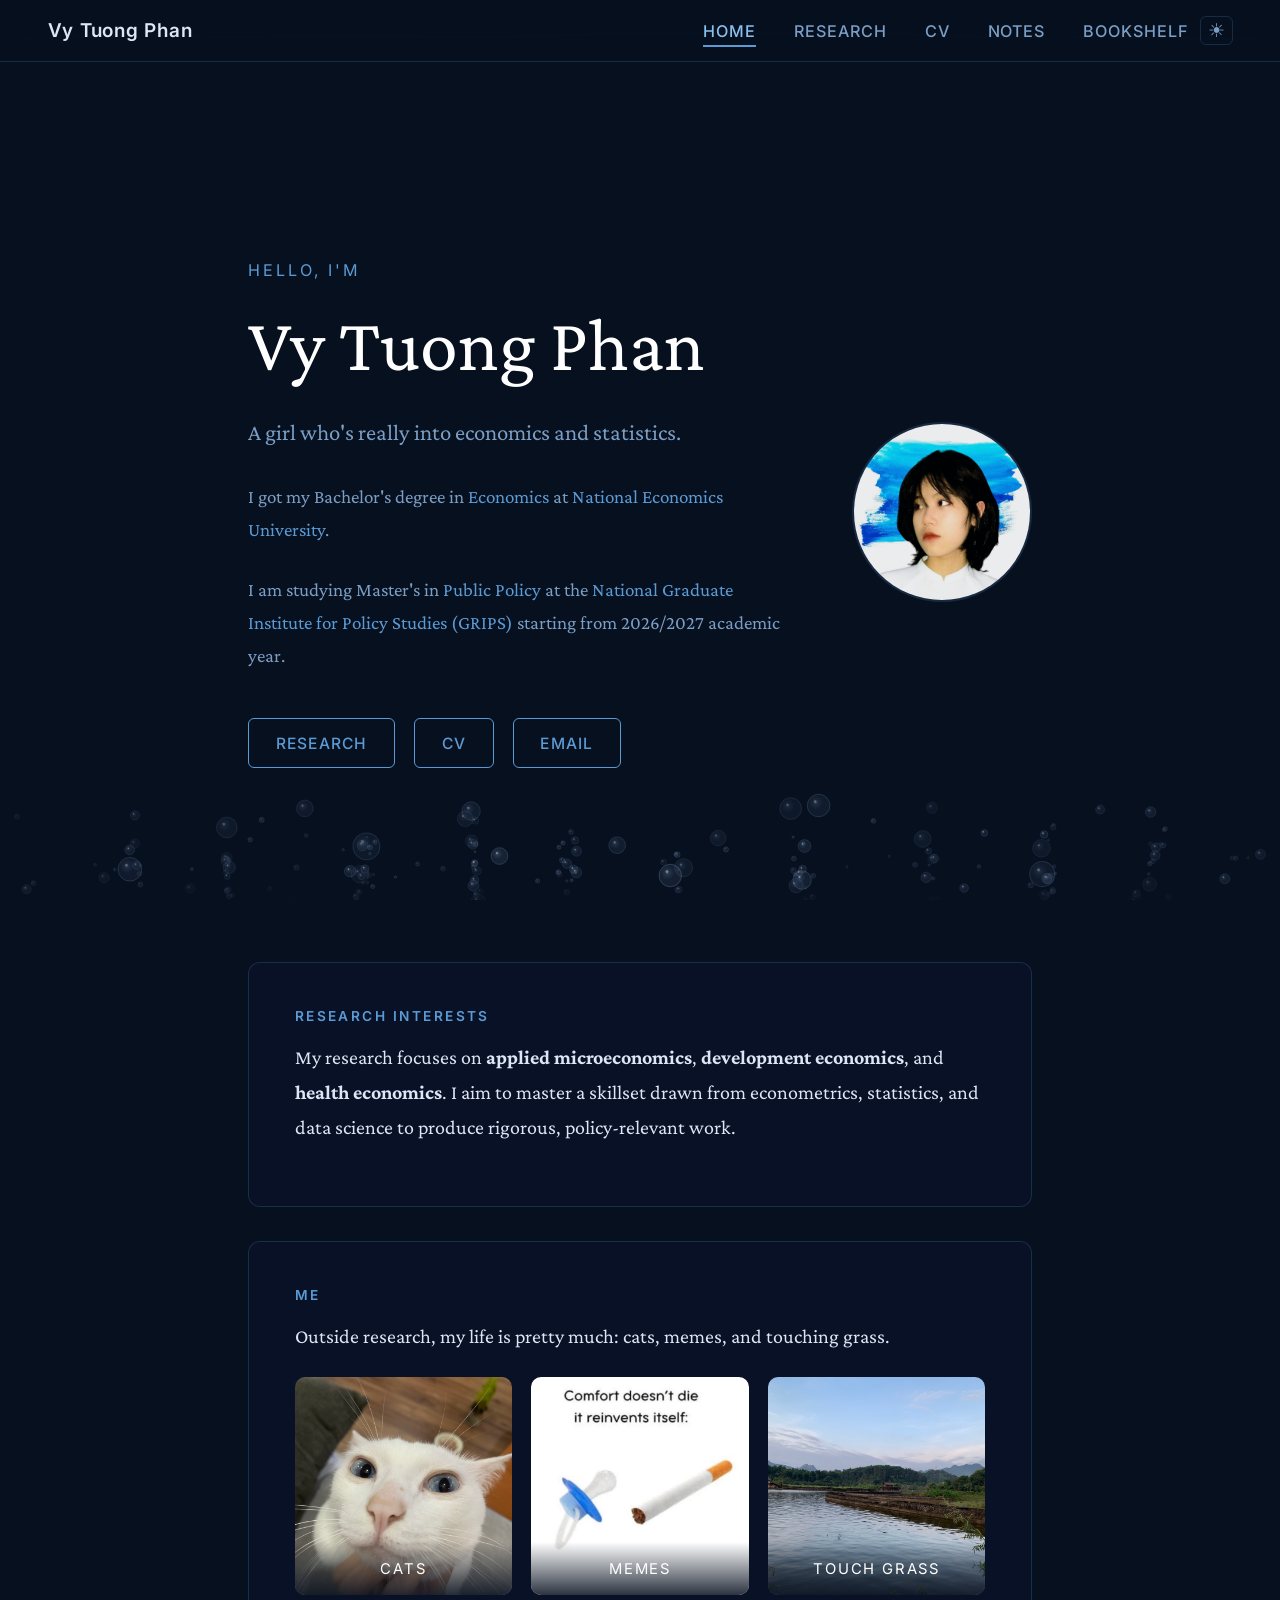
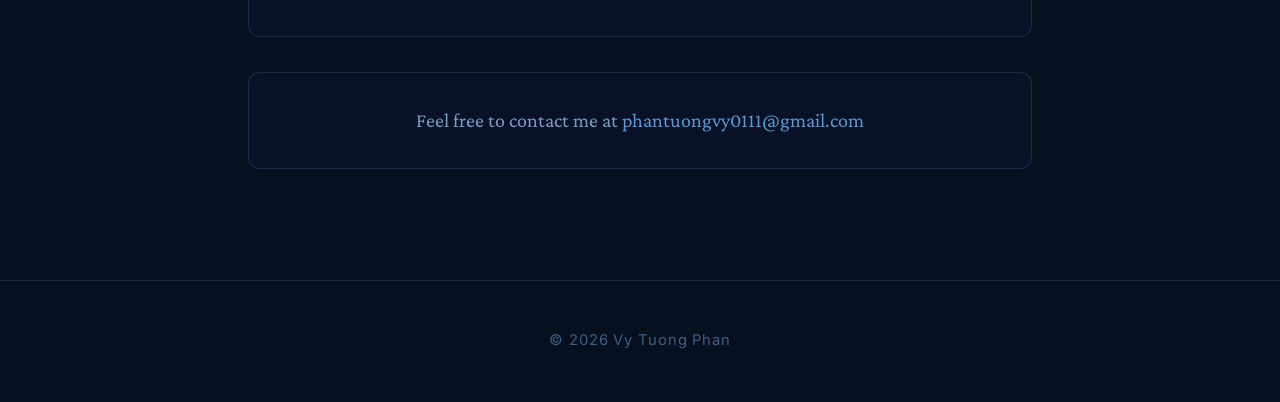
<file: index.html>
<!DOCTYPE html>
<html lang="en">
<head>
  <meta charset="UTF-8">
  <meta name="viewport" content="width=device-width, initial-scale=1.0">
  <title>Vy Tuong Phan</title>
  <meta name="description" content="Personal website of Vy Tuong Phan — economics researcher interested in applied microeconomics, development economics, and health economics.">
  <link rel="preconnect" href="https://fonts.googleapis.com">
  <link rel="preconnect" href="https://fonts.gstatic.com" crossorigin>
  <link href="https://fonts.googleapis.com/css2?family=Crimson+Pro:ital,wght@0,300;0,400;0,500;1,400&family=Inter:wght@400;500;600&display=swap" rel="stylesheet">
  <link rel="stylesheet" href="css/style.css">
  <script>try{if(localStorage.getItem('theme')==='light')document.documentElement.setAttribute('data-theme','light');}catch(e){}</script>
</head>
<body>

<canvas id="bg-canvas"></canvas>

<div class="site-wrapper">

  <!-- NAV -->
  <nav>
    <a href="index.html" class="nav-brand">Vy Tuong Phan</a>
    <div class="nav-right">
      <ul class="nav-links" id="nav-links">
        <li><a href="index.html" class="active">Home</a></li>
        <li><a href="research.html">Research</a></li>
        <li><a href="cv.html">CV</a></li>
        <li><a href="notes/index.html">Notes</a></li>
        <li><a href="bookshelf.html">Bookshelf</a></li>
      </ul>
      <button class="theme-toggle" id="theme-toggle" aria-label="Toggle light mode">☀</button>
      <button class="nav-toggle" id="nav-toggle" aria-label="Toggle navigation">
        <span></span><span></span><span></span>
      </button>
    </div>
  </nav>

  <main>

    <!-- HERO -->
    <section class="hero">
      <div class="hero-text">
        <div class="hero-greeting">Hello, I'm</div>
        <h1 class="hero-name">Vy Tuong Phan</h1>
        <p class="hero-tagline">
          A girl who's really into economics and statistics.<br>
        </p>
        <p class="hero-tagline" style="font-size:1rem; margin-top:-1rem;">
          I got my Bachelor's degree in
          <a href="https://economics.neu.edu.vn/cu-nhan-kinh-te-hoc/" target="_blank" rel="noopener">Economics</a>
          at <a href="https://en.neu.edu.vn/" target="_blank" rel="noopener">National Economics University</a>.
        </p>
        <p class="hero-tagline" style="font-size:1rem; margin-top:-1rem;">
          I am studying Master's in <a href="https://www.grips.ac.jp/en/education/inter_programs/policy2/" target="_blank" rel="noopener">Public Policy</a>
          at the <a href="https://www.grips.ac.jp/en/" target="_blank" rel="noopener">National Graduate Institute for Policy Studies (GRIPS)</a> starting from 2026/2027 academic year.
        </p>
        <div class="hero-links">
          <a href="research.html" class="btn btn-outline">Research</a>
          <a href="cv.html" class="btn btn-outline">CV</a>
          <a href="mailto:phantuongvy0111@gmail.com" class="btn btn-outline">Email</a>
        </div>
      </div>
      <div class="hero-avatar-wrap">
        <img src="image/avata.jpg" alt="Vy Tuong Phan" class="hero-avatar">
      </div>
    </section>

    <!-- BIO -->
    <div class="home-bio">

      <div class="glass-card">
        <div class="section-label">Research Interests</div>
        <p>
          My research focuses on <strong>applied microeconomics</strong>, <strong>development economics</strong>,
          and <strong>health economics</strong>. I aim to master a skillset drawn from econometrics,
          statistics, and data science to produce rigorous, policy-relevant work.
        </p>
      </div>

      <!-- PASSIONS -->
      <div class="glass-card">
        <div class="section-label">Me</div>
        <p style="margin-bottom:1rem">
          Outside research, my life is pretty much: cats, memes, and touching grass.
        </p>
        <div class="passions-grid">
          <div class="passion-card">
            <img src="image/cat.jpg" alt="A cat" loading="lazy">
            <div class="passion-label">Cats</div>
          </div>
          <div class="passion-card">
            <img src="image/meme.JPG" alt="A meme" loading="lazy">
            <div class="passion-label">Memes</div>
          </div>
          <div class="passion-card">
            <img src="image/grass.jpg" alt="Touching grass" loading="lazy">
            <div class="passion-label">Touch Grass</div>
          </div>
        </div>
      </div>

      <!-- CONTACT -->
      <div class="glass-card" style="text-align:center; padding: 1.6rem;">
        <p style="margin-bottom:0; color: var(--text-secondary);">
          Feel free to contact me at
          <a href="mailto:phantuongvy0111@gmail.com">phantuongvy0111@gmail.com</a>
        </p>
      </div>

    </div>

  </main>

  <footer>
    &copy; 2026 Vy Tuong Phan
  </footer>

</div>

<script src="js/animation.js"></script>
<script src="js/theme.js"></script>
<script src="js/lightbox.js"></script>
<script>
  // Mobile nav toggle
  var toggle = document.getElementById('nav-toggle');
  var links  = document.getElementById('nav-links');
  toggle.addEventListener('click', function () {
    links.classList.toggle('open');
  });
</script>

</body>
</html>
</file>
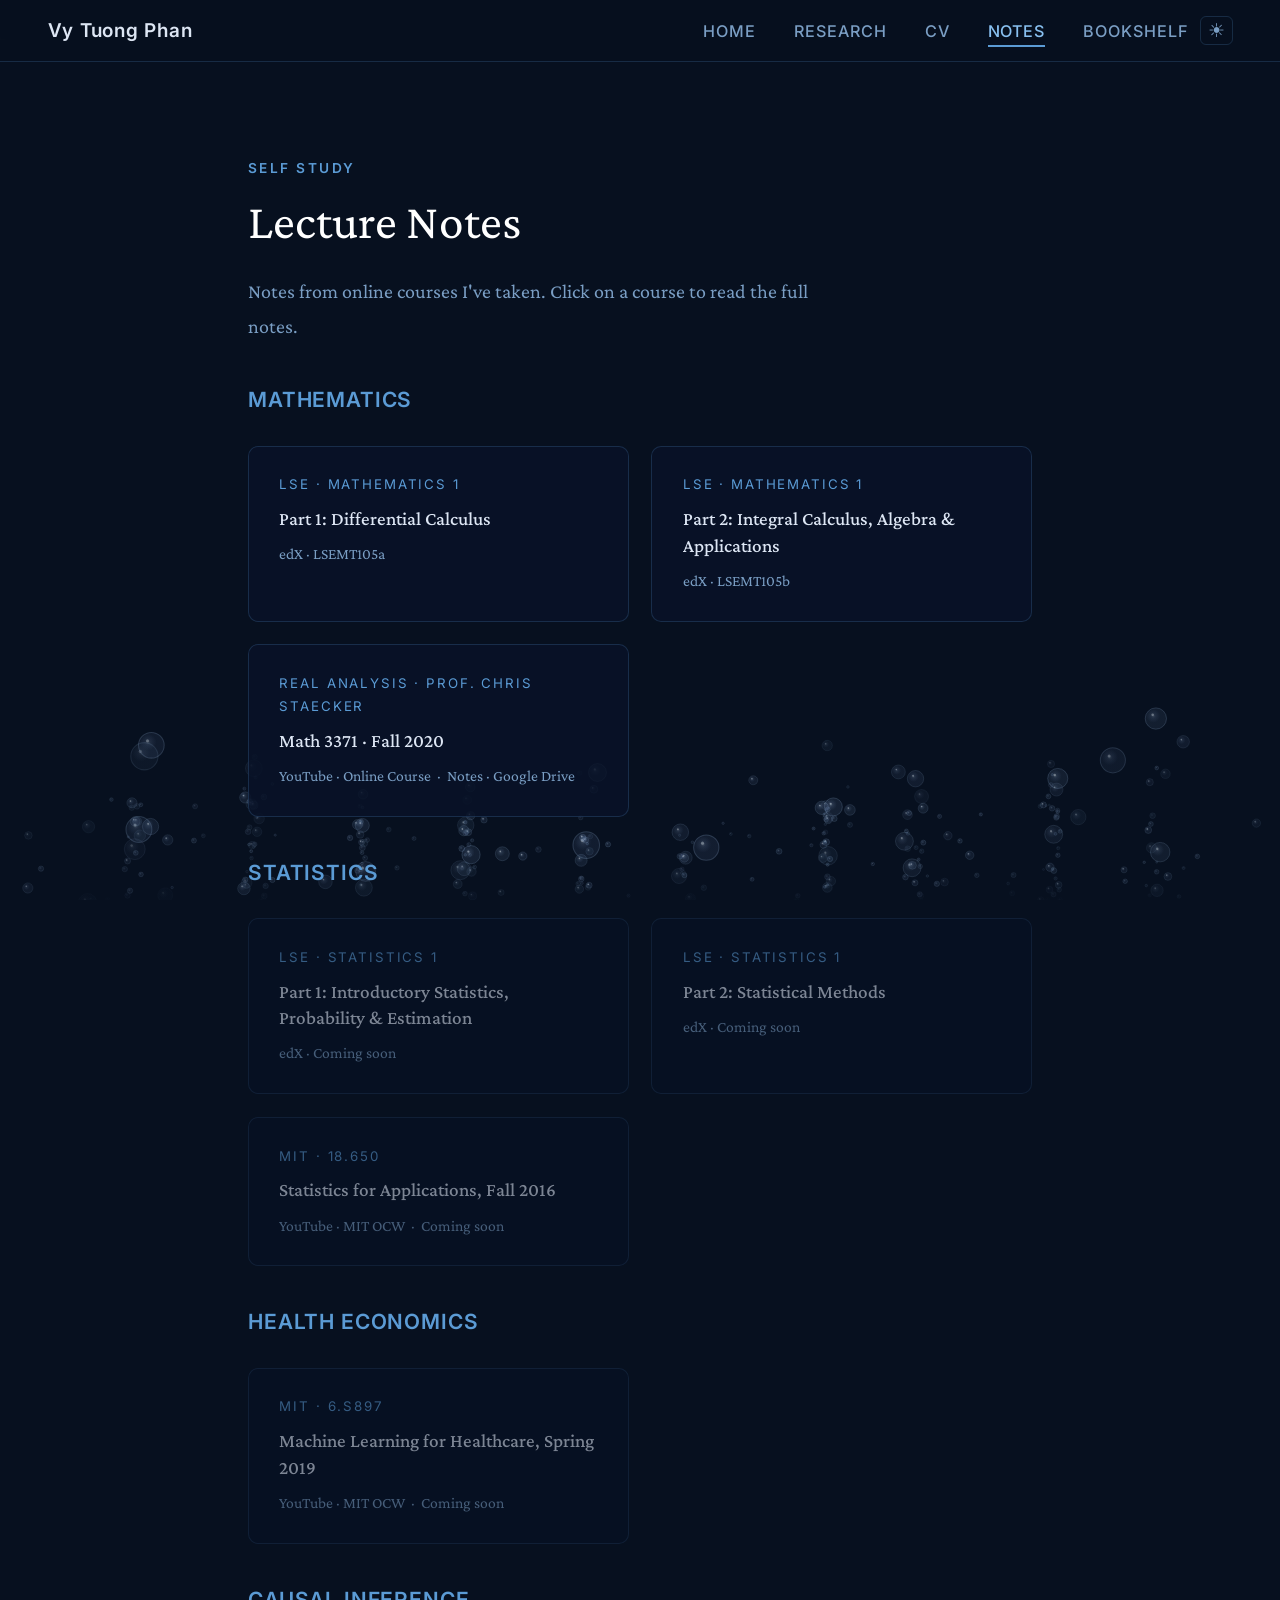
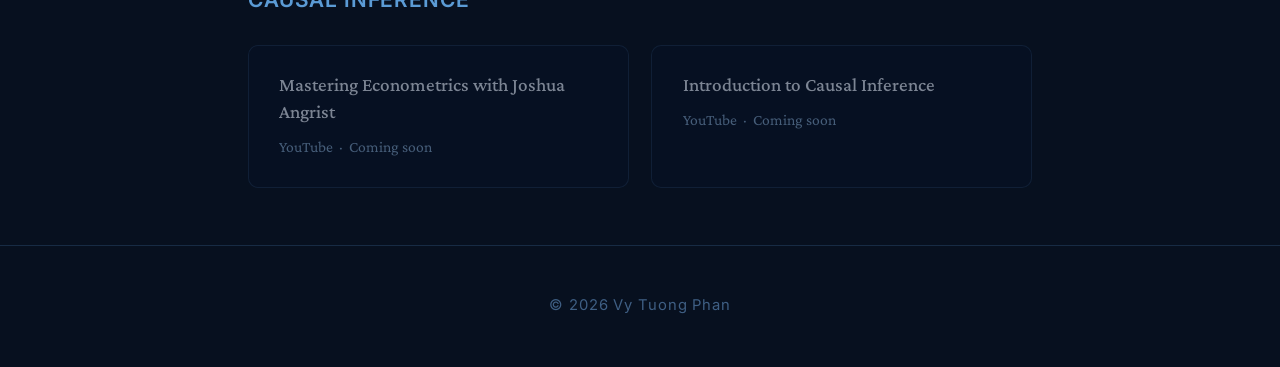
<file: notes/index.html>
<!DOCTYPE html>
<html lang="en">
<head>
  <meta charset="UTF-8">
  <meta name="viewport" content="width=device-width, initial-scale=1.0">
  <title>Lecture Notes — Vy Tuong Phan</title>
  <link rel="preconnect" href="https://fonts.googleapis.com">
  <link rel="preconnect" href="https://fonts.gstatic.com" crossorigin>
  <link href="https://fonts.googleapis.com/css2?family=Crimson+Pro:ital,wght@0,300;0,400;0,500;1,400&family=Inter:wght@400;500;600&display=swap" rel="stylesheet">
  <link rel="stylesheet" href="../css/style.css">
  <script>try{if(localStorage.getItem('theme')==='light')document.documentElement.setAttribute('data-theme','light');}catch(e){}</script>
</head>
<body>

<canvas id="bg-canvas"></canvas>

<div class="site-wrapper">

  <!-- NAV -->
  <nav>
    <a href="../index.html" class="nav-brand">Vy Tuong Phan</a>
    <div class="nav-right">
      <ul class="nav-links" id="nav-links">
        <li><a href="../index.html">Home</a></li>
        <li><a href="../research.html">Research</a></li>
        <li><a href="../cv.html">CV</a></li>
        <li><a href="index.html" class="active">Notes</a></li>
        <li><a href="../bookshelf.html">Bookshelf</a></li>
      </ul>
      <button class="theme-toggle" id="theme-toggle" aria-label="Toggle light mode">☀</button>
      <button class="nav-toggle" id="nav-toggle" aria-label="Toggle navigation">
        <span></span><span></span><span></span>
      </button>
    </div>
  </nav>

  <main>
    <div class="section">

      <div class="section-label">Self Study</div>
      <h1>Lecture Notes</h1>
      <p style="color:var(--text-secondary); max-width:560px; margin-bottom:2rem;">
        Notes from online courses I've taken. Click on a course to read the full notes.
      </p>

      <!-- Mathematics -->
      <h3 style="margin-top:0">Mathematics</h3>
      <div class="notes-grid">

        <a href="math-part-1.html" class="note-card">
          <div class="note-card-label">LSE · Mathematics 1</div>
          <div class="note-card-title">Part 1: Differential Calculus</div>
          <div class="note-card-source">edX · LSEMT105a</div>
        </a>

        <a href="math-part-2.html" class="note-card">
          <div class="note-card-label">LSE · Mathematics 1</div>
          <div class="note-card-title">Part 2: Integral Calculus, Algebra &amp; Applications</div>
          <div class="note-card-source">edX · LSEMT105b</div>
        </a>

        <div class="note-card">
          <div class="note-card-label">Real Analysis · Prof. Chris Staecker</div>
          <div class="note-card-title">Math 3371 · Fall 2020</div>
          <div class="note-card-source">
            <a href="https://youtube.com/playlist?list=PLLFpXNanTP9WGfbjxR5kCMXQgol4bGehz&si=NSAcMzJdOYP3v6Tw"
               target="_blank" rel="noopener" style="color:var(--text-secondary)"
               onclick="event.stopPropagation()">YouTube · Online Course</a>
            &nbsp;·&nbsp;
            <a href="https://drive.google.com/file/d/1aMZiO3X4HVWBhgqUYfocY5O05toZtHZE/view?usp=drive_link"
               target="_blank" rel="noopener" style="color:var(--text-secondary)"
               onclick="event.stopPropagation()">Notes · Google Drive</a>
          </div>
        </div>

      </div>

      <!-- Statistics -->
      <h3>Statistics</h3>
      <div class="notes-grid">

        <div class="note-card coming-soon">
          <div class="note-card-label">LSE · Statistics 1</div>
          <div class="note-card-title">Part 1: Introductory Statistics, Probability &amp; Estimation</div>
          <div class="note-card-source">edX · Coming soon</div>
        </div>

        <div class="note-card coming-soon">
          <div class="note-card-label">LSE · Statistics 1</div>
          <div class="note-card-title">Part 2: Statistical Methods</div>
          <div class="note-card-source">edX · Coming soon</div>
        </div>

        <div class="note-card coming-soon">
          <div class="note-card-label">MIT · 18.650</div>
          <div class="note-card-title">Statistics for Applications, Fall 2016</div>
          <div class="note-card-source">
            <a href="https://youtube.com/playlist?list=PLUl4u3cNGP60uVBMaoNERc6knT_MgPKS0&si=bH2CSLAHmxfit3od"
               target="_blank" rel="noopener" style="color:var(--text-secondary)"
               onclick="event.stopPropagation()">YouTube · MIT OCW</a>
            &nbsp;·&nbsp; Coming soon
          </div>
        </div>

      </div>

      <!-- Health Economics -->
      <h3>Health Economics</h3>
      <div class="notes-grid">

        <div class="note-card coming-soon">
          <div class="note-card-label">MIT · 6.S897</div>
          <div class="note-card-title">Machine Learning for Healthcare, Spring 2019</div>
          <div class="note-card-source">
            <a href="https://youtube.com/playlist?list=PLUl4u3cNGP60B0PQXVQyGNdCyCTDU1Q5j&si=FaWRE6vTGPserI7N"
               target="_blank" rel="noopener" style="color:var(--text-secondary)"
               onclick="event.stopPropagation()">YouTube · MIT OCW</a>
            &nbsp;·&nbsp; Coming soon
          </div>
        </div>

      </div>
      
      <!-- Causal Inference -->
      <h3>Causal Inference</h3>
      <div class="notes-grid">

        <div class="note-card coming-soon">
          <div class="note-card-title">Mastering Econometrics with Joshua Angrist</div>
          <div class="note-card-source">
            <a href="https://mru.org/mastering-econometrics-joshua-angrist?utm_source=Econometrics&utm_medium=Course&utm_campaign=MRUYTEndscreen&utm_content=ME1-1"
               target="_blank" rel="noopener" style="color:var(--text-secondary)"
               onclick="event.stopPropagation()">YouTube</a>
            &nbsp;·&nbsp; Coming soon
          </div>
        </div>

        <div class="note-card coming-soon">
          <div class="note-card-title">Introduction to Causal Inference</div>
          <div class="note-card-source">
            <a href="https://www.bradyneal.com/causal-inference-course"
               target="_blank" rel="noopener" style="color:var(--text-secondary)"
               onclick="event.stopPropagation()">YouTube</a>
            &nbsp;·&nbsp; Coming soon
          </div>
        </div>

      </div>

    </div>
  </main>

  <footer>
    &copy; 2026 Vy Tuong Phan
  </footer>

</div>

<script src="../js/animation.js"></script>
<script src="../js/theme.js"></script>
<script>
  var toggle = document.getElementById('nav-toggle');
  var links  = document.getElementById('nav-links');
  toggle.addEventListener('click', function () { links.classList.toggle('open'); });
</script>

</body>
</html>
</file>
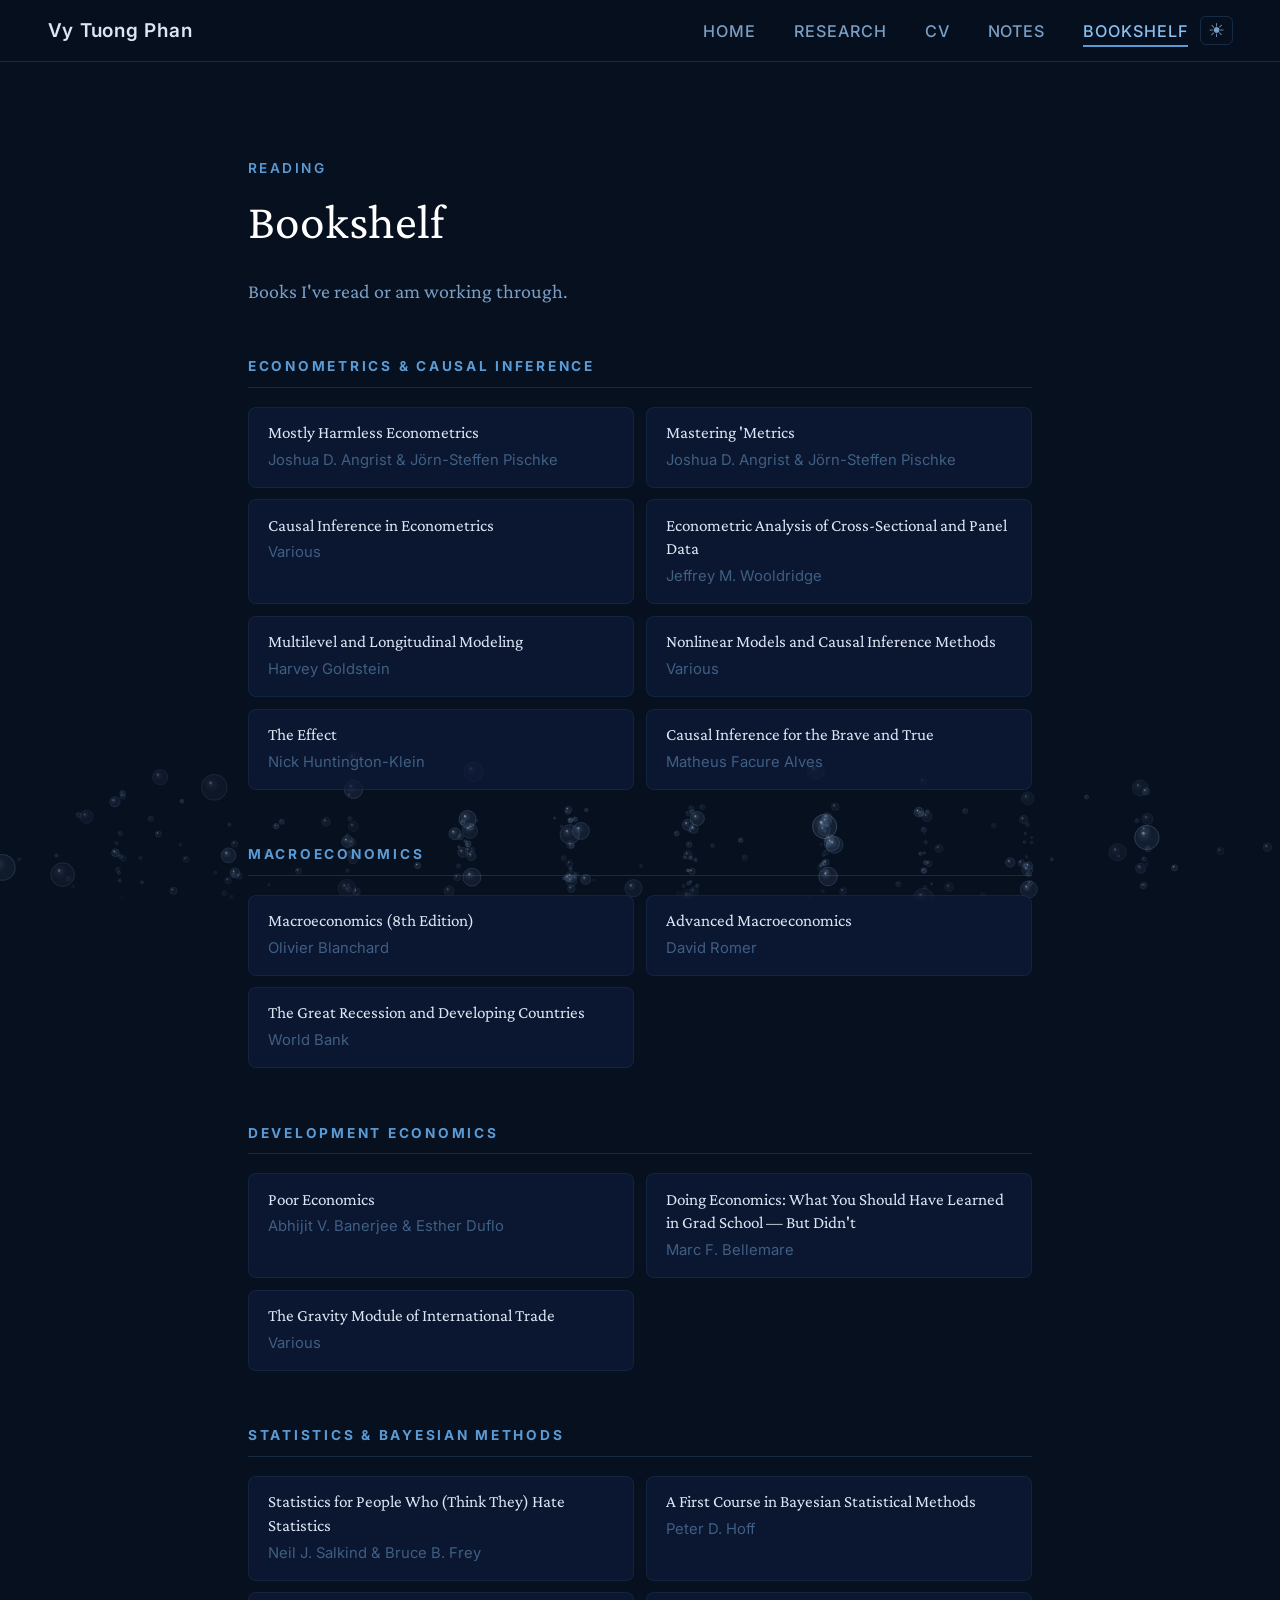
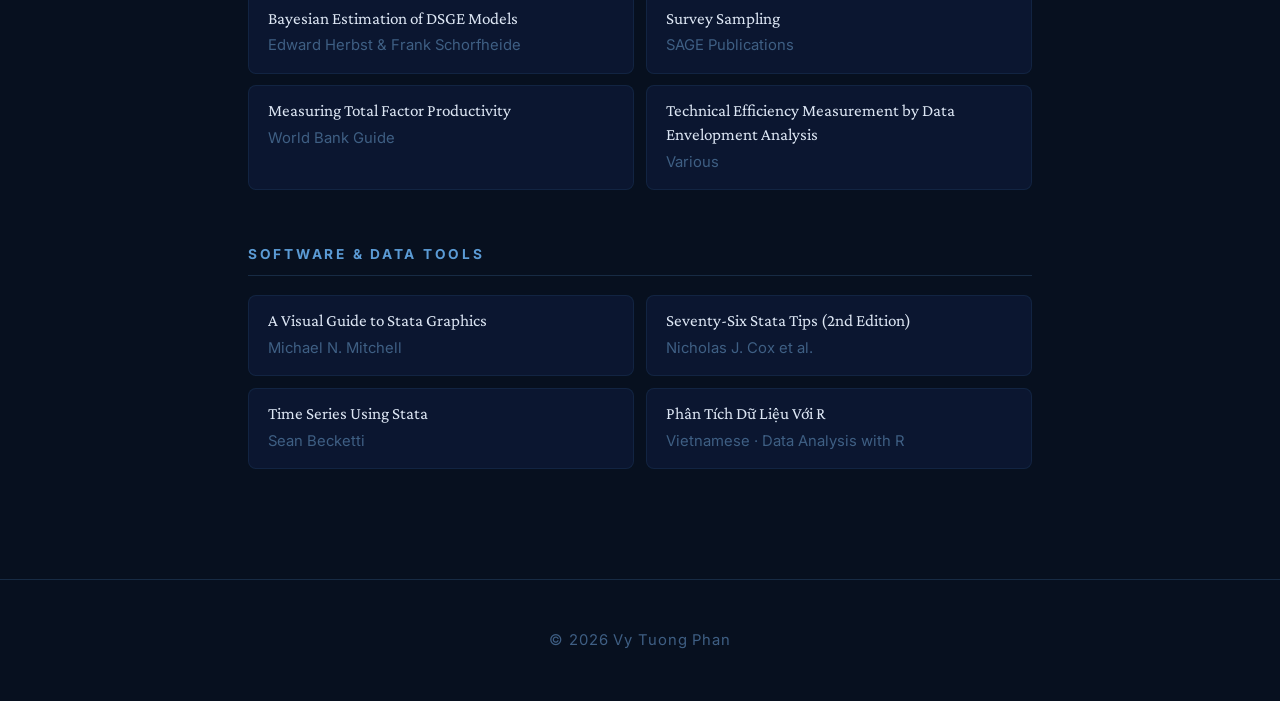
<file: bookshelf.html>
<!DOCTYPE html>
<html lang="en">
<head>
  <meta charset="UTF-8">
  <meta name="viewport" content="width=device-width, initial-scale=1.0">
  <title>Bookshelf — Vy Tuong Phan</title>
  <link rel="preconnect" href="https://fonts.googleapis.com">
  <link rel="preconnect" href="https://fonts.gstatic.com" crossorigin>
  <link href="https://fonts.googleapis.com/css2?family=Crimson+Pro:ital,wght@0,300;0,400;0,500;1,400&family=Inter:wght@400;500;600&display=swap" rel="stylesheet">
  <link rel="stylesheet" href="css/style.css">
  <script>try{if(localStorage.getItem('theme')==='light')document.documentElement.setAttribute('data-theme','light');}catch(e){}</script>
</head>
<body>

<canvas id="bg-canvas"></canvas>

<div class="site-wrapper">

  <!-- NAV -->
  <nav>
    <a href="index.html" class="nav-brand">Vy Tuong Phan</a>
    <div class="nav-right">
      <ul class="nav-links" id="nav-links">
        <li><a href="index.html">Home</a></li>
        <li><a href="research.html">Research</a></li>
        <li><a href="cv.html">CV</a></li>
        <li><a href="notes/index.html">Notes</a></li>
        <li><a href="bookshelf.html" class="active">Bookshelf</a></li>
      </ul>
      <button class="theme-toggle" id="theme-toggle" aria-label="Toggle light mode">☀</button>
      <button class="nav-toggle" id="nav-toggle" aria-label="Toggle navigation">
        <span></span><span></span><span></span>
      </button>
    </div>
  </nav>

  <main>
    <div class="section">

      <div class="section-label">Reading</div>
      <h1>Bookshelf</h1>
      <p style="color:var(--text-secondary); max-width:560px; margin-bottom:2.4rem;">
        Books I've read or am working through.
      </p>

      <!-- ECONOMETRICS & CAUSAL INFERENCE -->
      <div class="shelf-genre">
        <div class="shelf-genre-title">Econometrics &amp; Causal Inference</div>
        <ul class="book-list">
          <li class="book-item">
            <div class="book-title">Mostly Harmless Econometrics</div>
            <div class="book-author">Joshua D. Angrist &amp; Jörn-Steffen Pischke</div>
          </li>
          <li class="book-item">
            <div class="book-title">Mastering 'Metrics</div>
            <div class="book-author">Joshua D. Angrist &amp; Jörn-Steffen Pischke</div>
          </li>
          <li class="book-item">
            <div class="book-title">Causal Inference in Econometrics</div>
            <div class="book-author">Various</div>
          </li>
          <li class="book-item">
            <div class="book-title">Econometric Analysis of Cross-Sectional and Panel Data</div>
            <div class="book-author">Jeffrey M. Wooldridge</div>
          </li>
          <li class="book-item">
            <div class="book-title">Multilevel and Longitudinal Modeling</div>
            <div class="book-author">Harvey Goldstein</div>
          </li>
          <li class="book-item">
            <div class="book-title">Nonlinear Models and Causal Inference Methods</div>
            <div class="book-author">Various</div>
          </li>
          <li class="book-item">
            <a href="https://theeffectbook.net/" target="_blank" rel="noopener" class="book-link">
              <div class="book-title">The Effect</div>
              <div class="book-author">Nick Huntington-Klein</div>
            </a>
          </li>
          <li class="book-item">
            <a href="https://matheusfacure.github.io/python-causality-handbook/landing-page.html" target="_blank" rel="noopener" class="book-link">
              <div class="book-title">Causal Inference for the Brave and True</div>
              <div class="book-author">Matheus Facure Alves</div>
            </a>
          </li>
        </ul>
      </div>

      <!-- MACROECONOMICS -->
      <div class="shelf-genre">
        <div class="shelf-genre-title">Macroeconomics</div>
        <ul class="book-list">
          <li class="book-item">
            <div class="book-title">Macroeconomics (8th Edition)</div>
            <div class="book-author">Olivier Blanchard</div>
          </li>
          <li class="book-item">
            <div class="book-title">Advanced Macroeconomics</div>
            <div class="book-author">David Romer</div>
          </li>
          <li class="book-item">
            <div class="book-title">The Great Recession and Developing Countries</div>
            <div class="book-author">World Bank</div>
          </li>
        </ul>
      </div>

      <!-- DEVELOPMENT ECONOMICS -->
      <div class="shelf-genre">
        <div class="shelf-genre-title">Development Economics</div>
        <ul class="book-list">
          <li class="book-item">
            <div class="book-title">Poor Economics</div>
            <div class="book-author">Abhijit V. Banerjee &amp; Esther Duflo</div>
          </li>
          <li class="book-item">
            <div class="book-title">Doing Economics: What You Should Have Learned in Grad School — But Didn't</div>
            <div class="book-author">Marc F. Bellemare</div>
          </li>
          <li class="book-item">
            <div class="book-title">The Gravity Module of International Trade</div>
            <div class="book-author">Various</div>
          </li>
        </ul>
      </div>

      <!-- STATISTICS & BAYESIAN -->
      <div class="shelf-genre">
        <div class="shelf-genre-title">Statistics &amp; Bayesian Methods</div>
        <ul class="book-list">
          <li class="book-item">
            <div class="book-title">Statistics for People Who (Think They) Hate Statistics</div>
            <div class="book-author">Neil J. Salkind &amp; Bruce B. Frey</div>
          </li>
          <li class="book-item">
            <div class="book-title">A First Course in Bayesian Statistical Methods</div>
            <div class="book-author">Peter D. Hoff</div>
          </li>
          <li class="book-item">
            <a href="https://web.sas.upenn.edu/schorf/companion-web-site-bayesian-estimation-of-dsge-models/" target="_blank" rel="noopener" class="book-link">
              <div class="book-title">Bayesian Estimation of DSGE Models</div>
              <div class="book-author">Edward Herbst &amp; Frank Schorfheide</div>
            </a>
          </li>
          <li class="book-item">
            <div class="book-title">Survey Sampling</div>
            <div class="book-author">SAGE Publications</div>
          </li>
          <li class="book-item">
            <div class="book-title">Measuring Total Factor Productivity</div>
            <div class="book-author">World Bank Guide</div>
          </li>
          <li class="book-item">
            <div class="book-title">Technical Efficiency Measurement by Data Envelopment Analysis</div>
            <div class="book-author">Various</div>
          </li>
        </ul>
      </div>

      <!-- STATA & R -->
      <div class="shelf-genre">
        <div class="shelf-genre-title">Software &amp; Data Tools</div>
        <ul class="book-list">
          <li class="book-item">
            <div class="book-title">A Visual Guide to Stata Graphics</div>
            <div class="book-author">Michael N. Mitchell</div>
          </li>
          <li class="book-item">
            <div class="book-title">Seventy-Six Stata Tips (2nd Edition)</div>
            <div class="book-author">Nicholas J. Cox et al.</div>
          </li>
          <li class="book-item">
            <div class="book-title">Time Series Using Stata</div>
            <div class="book-author">Sean Becketti</div>
          </li>
          <li class="book-item">
            <div class="book-title">Phân Tích Dữ Liệu Với R</div>
            <div class="book-author">Vietnamese · Data Analysis with R</div>
          </li>
        </ul>
      </div>

    </div>
  </main>

  <footer>
    &copy; 2026 Vy Tuong Phan
  </footer>

</div>

<script src="js/animation.js"></script>
<script src="js/theme.js"></script>
<script>
  var toggle = document.getElementById('nav-toggle');
  var links  = document.getElementById('nav-links');
  toggle.addEventListener('click', function () { links.classList.toggle('open'); });
</script>

</body>
</html>
</file>
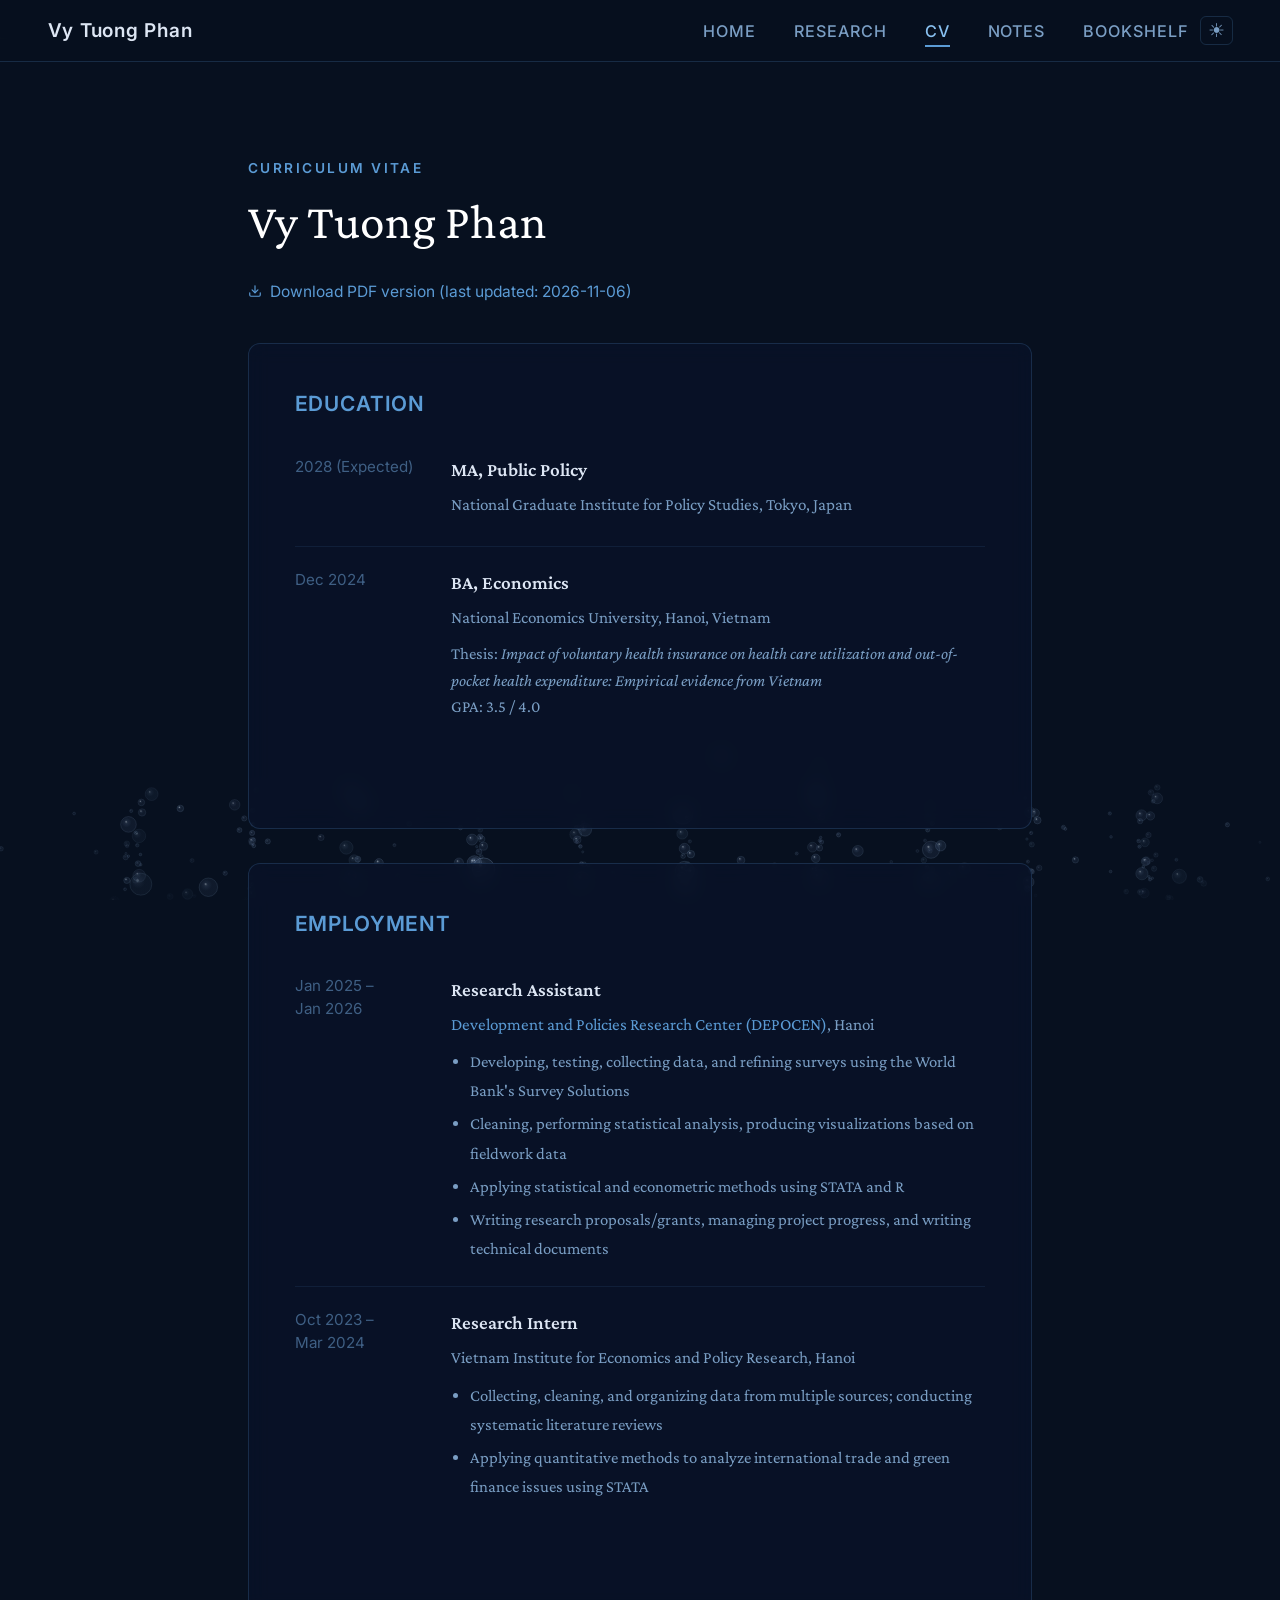
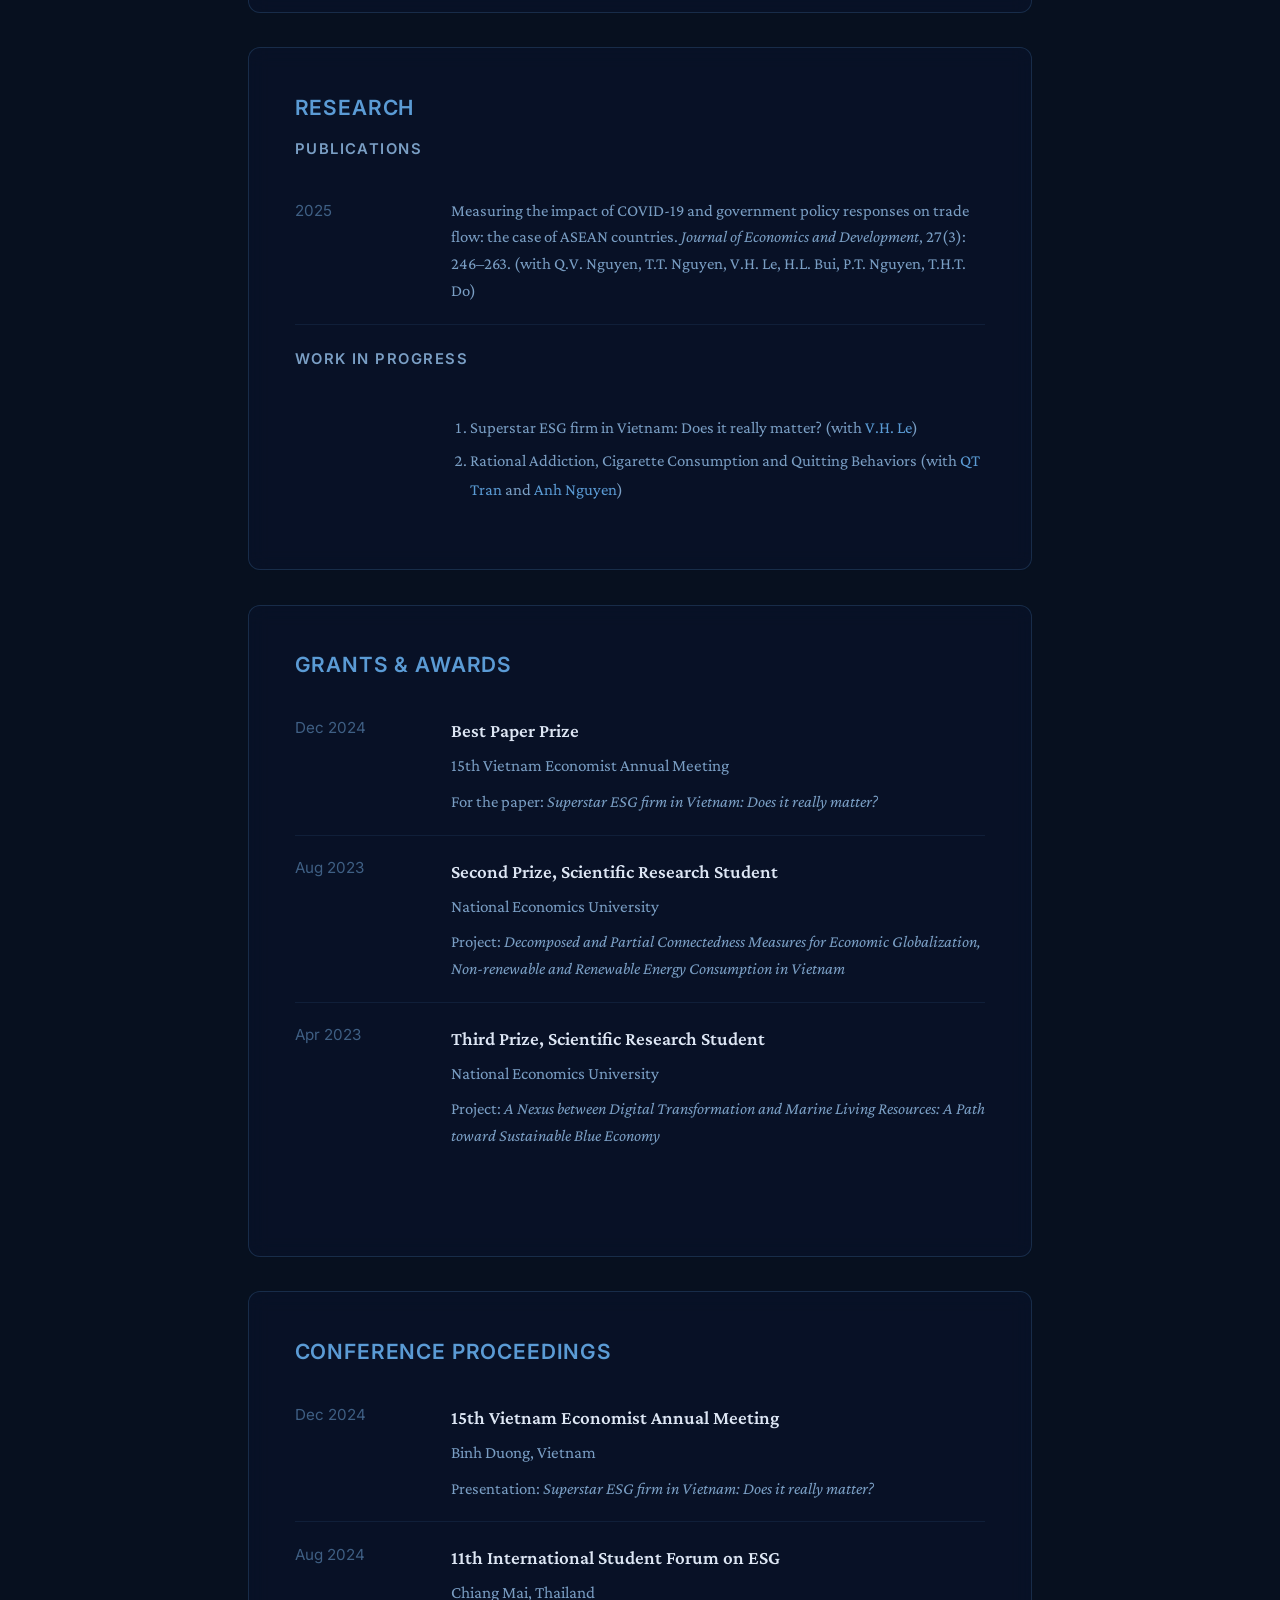
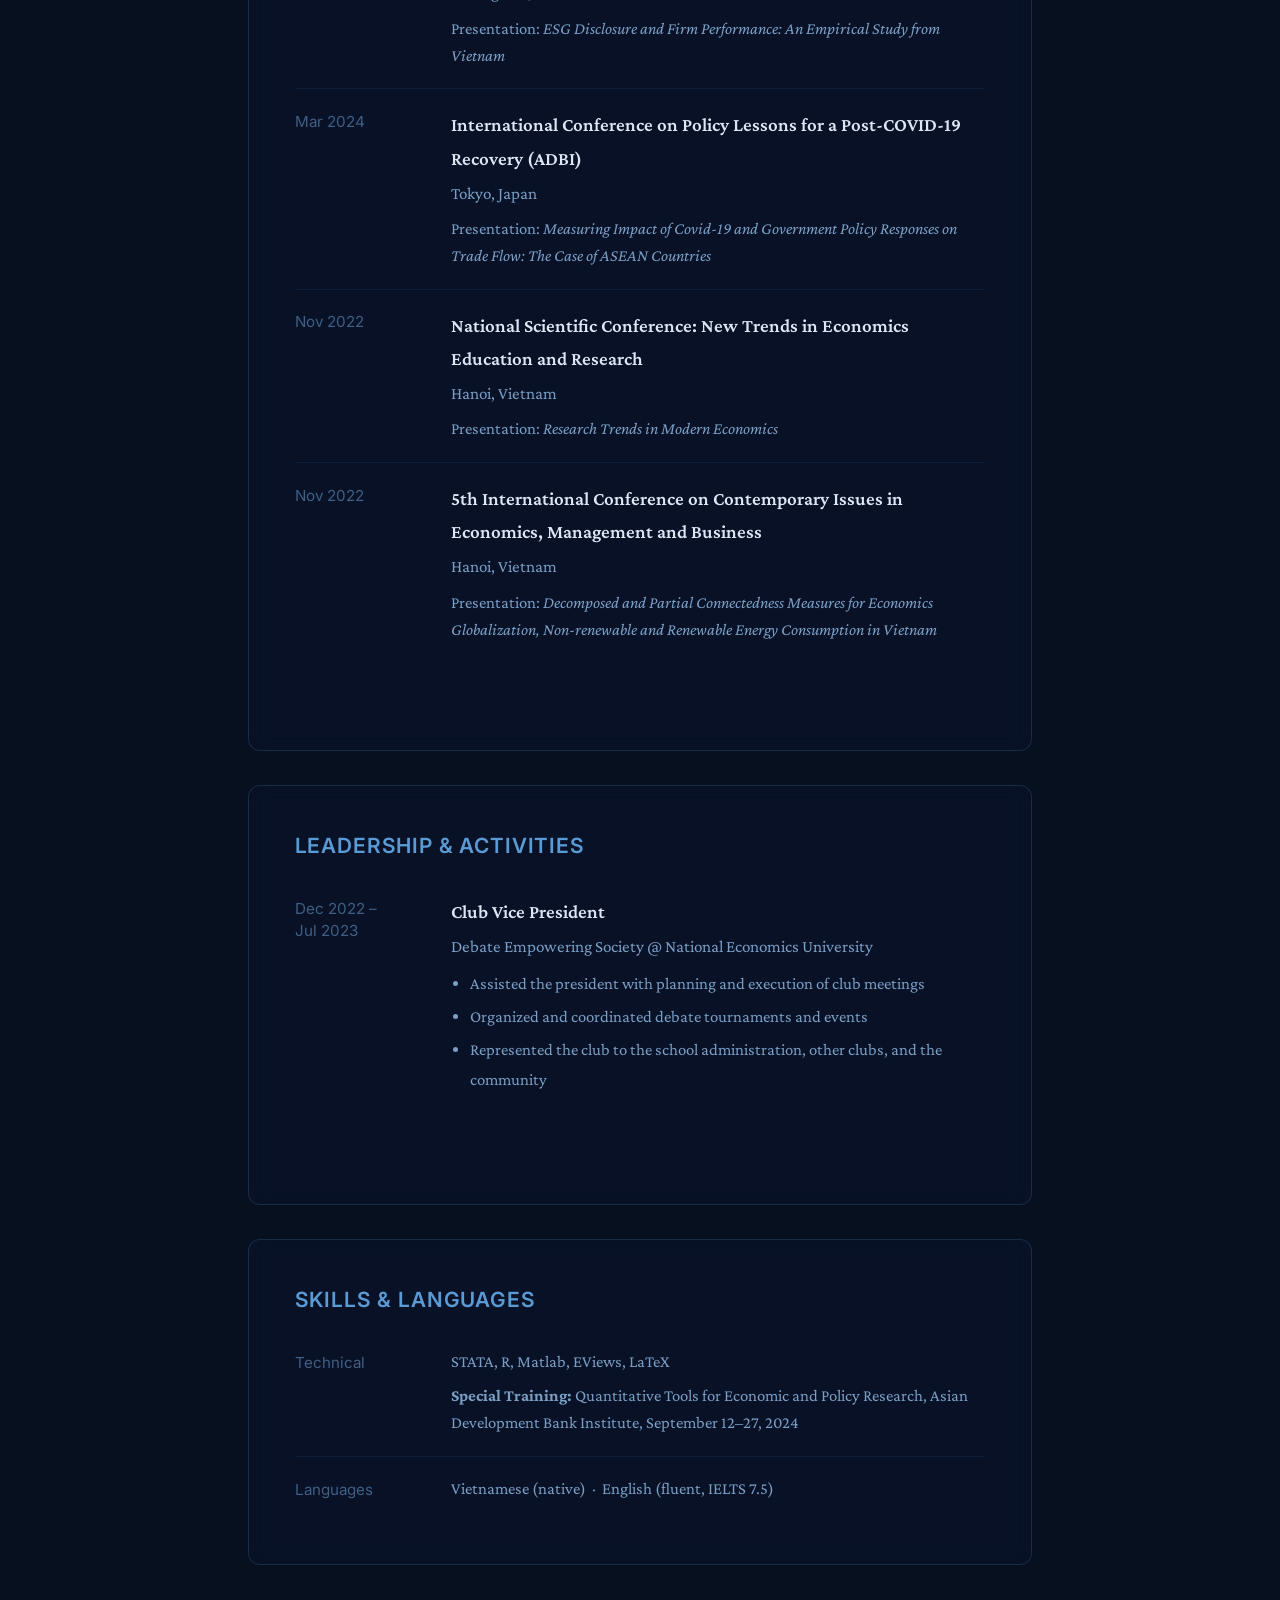
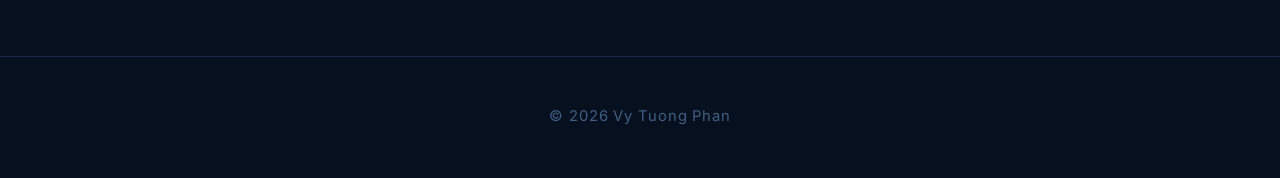
<file: cv.html>
<!DOCTYPE html>
<html lang="en">
<head>
  <meta charset="UTF-8">
  <meta name="viewport" content="width=device-width, initial-scale=1.0">
  <title>CV — Vy Tuong Phan</title>
  <link rel="preconnect" href="https://fonts.googleapis.com">
  <link rel="preconnect" href="https://fonts.gstatic.com" crossorigin>
  <link href="https://fonts.googleapis.com/css2?family=Crimson+Pro:ital,wght@0,300;0,400;0,500;1,400&family=Inter:wght@400;500;600&display=swap" rel="stylesheet">
  <link rel="stylesheet" href="css/style.css">
  <script>try{if(localStorage.getItem('theme')==='light')document.documentElement.setAttribute('data-theme','light');}catch(e){}</script>
</head>
<body>

<canvas id="bg-canvas"></canvas>

<div class="site-wrapper">

  <!-- NAV -->
  <nav>
    <a href="index.html" class="nav-brand">Vy Tuong Phan</a>
    <div class="nav-right">
      <ul class="nav-links" id="nav-links">
        <li><a href="index.html">Home</a></li>
        <li><a href="research.html">Research</a></li>
        <li><a href="cv.html" class="active">CV</a></li>
        <li><a href="notes/index.html">Notes</a></li>
        <li><a href="bookshelf.html">Bookshelf</a></li>
      </ul>
      <button class="theme-toggle" id="theme-toggle" aria-label="Toggle light mode">☀</button>
      <button class="nav-toggle" id="nav-toggle" aria-label="Toggle navigation">
        <span></span><span></span><span></span>
      </button>
    </div>
  </nav>

  <main>
    <div class="section">

      <div class="section-label">Curriculum Vitae</div>
      <h1>Vy Tuong Phan</h1>

      <a href="https://drive.google.com/file/d/1k1FZe1xOxIGEIj2zeL23er0qjTjzeeXx/view?usp=sharing"
         target="_blank" rel="noopener" class="cv-pdf-link">
        <svg width="14" height="14" viewBox="0 0 24 24" fill="none" stroke="currentColor" stroke-width="2" stroke-linecap="round" stroke-linejoin="round"><path d="M21 15v4a2 2 0 0 1-2 2H5a2 2 0 0 1-2-2v-4"/><polyline points="7 10 12 15 17 10"/><line x1="12" y1="15" x2="12" y2="3"/></svg>
        Download PDF version (last updated: 2026-11-06)
      </a>

      <!-- EDUCATION -->
      <div class="glass-card">
        <h3 style="margin-top:0">Education</h3>
        <div class="cv-section">
        <div class="cv-entry">
  <div class="cv-date">2028 (Expected)</div>
  <div class="cv-content">
    <div class="cv-title">MA, Public Policy</div>
    <div class="cv-subtitle">National Graduate Institute for Policy Studies, Tokyo, Japan</div>
  </div>
</div>
          <div class="cv-entry">
            <div class="cv-date">Dec 2024</div>
            <div class="cv-content">
              <div class="cv-title">BA, Economics</div>
              <div class="cv-subtitle">National Economics University, Hanoi, Vietnam</div>
              <p class="cv-detail">
                Thesis: <em>Impact of voluntary health insurance on health care utilization and out-of-pocket health expenditure: Empirical evidence from Vietnam</em>
              </p>
              <p class="cv-detail">GPA: 3.5 / 4.0</p>
            </div>
          </div>
        </div>
      </div>

      <!-- EMPLOYMENT -->
      <div class="glass-card">
        <h3 style="margin-top:0">Employment</h3>
        <div class="cv-section">

          <div class="cv-entry">
            <div class="cv-date">Jan 2025 –<br>Jan 2026</div>
            <div class="cv-content">
              <div class="cv-title">Research Assistant</div>
              <div class="cv-subtitle">
                <a href="https://depocen.org/en/" target="_blank" rel="noopener">Development and Policies Research Center (DEPOCEN)</a>, Hanoi
              </div>
              <ul class="cv-bullets">
                <li>Developing, testing, collecting data, and refining surveys using the World Bank's Survey Solutions</li>
                <li>Cleaning, performing statistical analysis, producing visualizations based on fieldwork data</li>
                <li>Applying statistical and econometric methods using STATA and R</li>
                <li>Writing research proposals/grants, managing project progress, and writing technical documents</li>
              </ul>
            </div>
          </div>

          <div class="cv-entry">
            <div class="cv-date">Oct 2023 –<br>Mar 2024</div>
            <div class="cv-content">
              <div class="cv-title">Research Intern</div>
              <div class="cv-subtitle">Vietnam Institute for Economics and Policy Research, Hanoi</div>
              <ul class="cv-bullets">
                <li>Collecting, cleaning, and organizing data from multiple sources; conducting systematic literature reviews</li>
                <li>Applying quantitative methods to analyze international trade and green finance issues using STATA</li>
              </ul>
            </div>
          </div>

        </div>
      </div>

      <!-- RESEARCH -->
      <div class="glass-card">
        <h3 style="margin-top:0">Research</h3>

        <p style="font-family:'Inter',sans-serif; font-size:0.78rem; font-weight:600; text-transform:uppercase; letter-spacing:0.1em; color:var(--text-secondary); margin-bottom:0.8rem;">Publications</p>
        <div class="cv-entry">
          <div class="cv-date">2025</div>
          <div class="cv-content">
            <p class="cv-detail">
              Measuring the impact of COVID-19 and government policy responses on trade flow: the case of ASEAN countries.
              <em>Journal of Economics and Development</em>, 27(3): 246–263.
              (with Q.V. Nguyen, T.T. Nguyen, V.H. Le, H.L. Bui, P.T. Nguyen, T.H.T. Do)
            </p>
          </div>
        </div>

        <p style="font-family:'Inter',sans-serif; font-size:0.78rem; font-weight:600; text-transform:uppercase; letter-spacing:0.1em; color:var(--text-secondary); margin-bottom:0.8rem; margin-top:1.2rem;">Work in Progress</p>
        <div class="cv-entry">
          <div class="cv-date"></div>
          <div class="cv-content">
            <ul class="cv-bullets" style="list-style:decimal">
              <li>Superstar ESG firm in Vietnam: Does it really matter? (with <a href="https://huylvu.github.io/" target="_blank" rel="noopener">V.H. Le</a>)</li>
              <li>Rational Addiction, Cigarette Consumption and Quitting Behaviors (with <a href="https://thanhqtran.github.io/" target="_blank" rel="noopener">QT Tran</a> and <a href="https://sites.google.com/depocen.org/anhnguyen" target="_blank" rel="noopener">Anh Nguyen</a>)</li>
            </ul>
          </div>
        </div>
      </div>

      <!-- GRANTS & AWARDS -->
      <div class="glass-card">
        <h3 style="margin-top:0">Grants &amp; Awards</h3>
        <div class="cv-section">

          <div class="cv-entry">
            <div class="cv-date">Dec 2024</div>
            <div class="cv-content">
              <div class="cv-title">Best Paper Prize</div>
              <div class="cv-subtitle">15th Vietnam Economist Annual Meeting</div>
              <p class="cv-detail">For the paper: <em>Superstar ESG firm in Vietnam: Does it really matter?</em></p>
            </div>
          </div>

          <div class="cv-entry">
            <div class="cv-date">Aug 2023</div>
            <div class="cv-content">
              <div class="cv-title">Second Prize, Scientific Research Student</div>
              <div class="cv-subtitle">National Economics University</div>
              <p class="cv-detail">Project: <em>Decomposed and Partial Connectedness Measures for Economic Globalization, Non-renewable and Renewable Energy Consumption in Vietnam</em></p>
            </div>
          </div>

          <div class="cv-entry">
            <div class="cv-date">Apr 2023</div>
            <div class="cv-content">
              <div class="cv-title">Third Prize, Scientific Research Student</div>
              <div class="cv-subtitle">National Economics University</div>
              <p class="cv-detail">Project: <em>A Nexus between Digital Transformation and Marine Living Resources: A Path toward Sustainable Blue Economy</em></p>
            </div>
          </div>

        </div>
      </div>

      <!-- CONFERENCES -->
      <div class="glass-card">
        <h3 style="margin-top:0">Conference Proceedings</h3>
        <div class="cv-section">

          <div class="cv-entry">
            <div class="cv-date">Dec 2024</div>
            <div class="cv-content">
              <div class="cv-title">15th Vietnam Economist Annual Meeting</div>
              <div class="cv-subtitle">Binh Duong, Vietnam</div>
              <p class="cv-detail">Presentation: <em>Superstar ESG firm in Vietnam: Does it really matter?</em></p>
            </div>
          </div>

          <div class="cv-entry">
            <div class="cv-date">Aug 2024</div>
            <div class="cv-content">
              <div class="cv-title">11th International Student Forum on ESG</div>
              <div class="cv-subtitle">Chiang Mai, Thailand</div>
              <p class="cv-detail">Presentation: <em>ESG Disclosure and Firm Performance: An Empirical Study from Vietnam</em></p>
            </div>
          </div>

          <div class="cv-entry">
            <div class="cv-date">Mar 2024</div>
            <div class="cv-content">
              <div class="cv-title">International Conference on Policy Lessons for a Post-COVID-19 Recovery (ADBI)</div>
              <div class="cv-subtitle">Tokyo, Japan</div>
              <p class="cv-detail">Presentation: <em>Measuring Impact of Covid-19 and Government Policy Responses on Trade Flow: The Case of ASEAN Countries</em></p>
            </div>
          </div>

          <div class="cv-entry">
            <div class="cv-date">Nov 2022</div>
            <div class="cv-content">
              <div class="cv-title">National Scientific Conference: New Trends in Economics Education and Research</div>
              <div class="cv-subtitle">Hanoi, Vietnam</div>
              <p class="cv-detail">Presentation: <em>Research Trends in Modern Economics</em></p>
            </div>
          </div>

          <div class="cv-entry">
            <div class="cv-date">Nov 2022</div>
            <div class="cv-content">
              <div class="cv-title">5th International Conference on Contemporary Issues in Economics, Management and Business</div>
              <div class="cv-subtitle">Hanoi, Vietnam</div>
              <p class="cv-detail">Presentation: <em>Decomposed and Partial Connectedness Measures for Economics Globalization, Non-renewable and Renewable Energy Consumption in Vietnam</em></p>
            </div>
          </div>

        </div>
      </div>

      <!-- LEADERSHIP -->
      <div class="glass-card">
        <h3 style="margin-top:0">Leadership &amp; Activities</h3>
        <div class="cv-section">
          <div class="cv-entry">
            <div class="cv-date">Dec 2022 –<br>Jul 2023</div>
            <div class="cv-content">
              <div class="cv-title">Club Vice President</div>
              <div class="cv-subtitle">Debate Empowering Society @ National Economics University</div>
              <ul class="cv-bullets">
                <li>Assisted the president with planning and execution of club meetings</li>
                <li>Organized and coordinated debate tournaments and events</li>
                <li>Represented the club to the school administration, other clubs, and the community</li>
              </ul>
            </div>
          </div>
        </div>
      </div>

      <!-- SKILLS & LANGUAGES -->
      <div class="glass-card">
        <h3 style="margin-top:0">Skills &amp; Languages</h3>
        <div class="cv-entry">
          <div class="cv-date">Technical</div>
          <div class="cv-content">
            <p class="cv-detail">STATA, R, Matlab, EViews, LaTeX</p>
            <p class="cv-detail" style="margin-top:0.4rem">
              <strong>Special Training:</strong> Quantitative Tools for Economic and Policy Research,
              Asian Development Bank Institute, September 12–27, 2024
            </p>
          </div>
        </div>
        <div class="cv-entry">
          <div class="cv-date">Languages</div>
          <div class="cv-content">
            <p class="cv-detail">Vietnamese (native) &nbsp;·&nbsp; English (fluent, IELTS 7.5)</p>
          </div>
        </div>
      </div>

    </div>
  </main>

  <footer>
    &copy; 2026 Vy Tuong Phan
  </footer>

</div>

<script src="js/animation.js"></script>
<script src="js/theme.js"></script>
<script>
  var toggle = document.getElementById('nav-toggle');
  var links  = document.getElementById('nav-links');
  toggle.addEventListener('click', function () { links.classList.toggle('open'); });
</script>

</body>
</html>
</file>
<file: css/style.css>
/* ============================================================
   Vy Tuong Phan — Personal Website
   Theme: Deep Navy / Blue
   ============================================================ */

:root {
  --navy-deep:    #07101f;
  --navy-mid:     #0d1b38;
  --glass-bg:     rgba(9, 18, 40, 0.84);
  --glass-light:  rgba(14, 26, 56, 0.70);
  --glass-border: rgba(90, 155, 220, 0.20);
  --accent:       #5b9bd5;
  --accent-hover: #88c0f0;
  --text-primary: #dde6f4;
  --text-secondary: #7a9ec4;
  --text-muted:   #3f5f84;
  --nav-height:   62px;
}

/* ---- Reset ---- */
*, *::before, *::after { margin: 0; padding: 0; box-sizing: border-box; }
html { scroll-behavior: smooth; font-size: 19px; }

body {
  min-height: 100vh;
  font-family: 'Crimson Pro', 'Georgia', 'Times New Roman', serif;
  font-size: 20px;
  line-height: 1.75;
  color: var(--text-primary);
  background: var(--navy-deep);
  -webkit-font-smoothing: antialiased;
}

/* ---- Background canvas (fixed, below everything) ---- */
#bg-canvas {
  position: fixed;
  top: 0; left: 0;
  width: 100vw; height: 100vh;
  z-index: 0;
  pointer-events: none;
}

/* ---- Site wrapper ---- */
.site-wrapper {
  position: relative;
  z-index: 1;
  min-height: 100vh;
  display: flex;
  flex-direction: column;
}

/* ============================================================
   NAVIGATION
   ============================================================ */
nav {
  position: fixed;
  top: 0; left: 0; right: 0;
  height: var(--nav-height);
  z-index: 100;
  background: rgba(7, 16, 31, 0.90);
  backdrop-filter: blur(14px);
  -webkit-backdrop-filter: blur(14px);
  border-bottom: 1px solid var(--glass-border);
  display: flex;
  align-items: center;
  justify-content: space-between;
  padding: 0 2.5rem;
}

.nav-brand {
  font-family: 'Inter', 'Helvetica Neue', sans-serif;
  font-size: 1rem;
  font-weight: 600;
  letter-spacing: 0.04em;
  color: var(--text-primary);
  text-decoration: none;
  transition: color 0.2s;
}
.nav-brand:hover { color: var(--accent-hover); }

.nav-links {
  display: flex;
  gap: 2rem;
  list-style: none;
}

.nav-links a {
  font-family: 'Inter', 'Helvetica Neue', sans-serif;
  font-size: 0.85rem;
  font-weight: 500;
  letter-spacing: 0.06em;
  text-transform: uppercase;
  color: var(--text-secondary);
  text-decoration: none;
  transition: color 0.2s;
  padding: 4px 0;
  border-bottom: 2px solid transparent;
}
.nav-links a:hover,
.nav-links a.active {
  color: var(--accent-hover);
  border-bottom-color: var(--accent);
}

/* ---- Hamburger (mobile) ---- */
.nav-toggle {
  display: none;
  background: none;
  border: none;
  cursor: pointer;
  flex-direction: column;
  gap: 5px;
  padding: 4px;
}
.nav-toggle span {
  display: block;
  width: 22px; height: 2px;
  background: var(--text-secondary);
  border-radius: 2px;
  transition: 0.3s;
}

/* ============================================================
   MAIN CONTENT
   ============================================================ */
main {
  flex: 1;
  padding-top: var(--nav-height);
}

/* ---- Generic section ---- */
.section {
  max-width: 860px;
  margin: 0 auto;
  padding: 5rem 2rem 3rem;
}

.section-label {
  font-family: 'Inter', sans-serif;
  font-size: 0.72rem;
  font-weight: 600;
  letter-spacing: 0.18em;
  text-transform: uppercase;
  color: var(--accent);
  margin-bottom: 0.6rem;
}

h1 {
  font-size: 2.6rem;
  font-weight: 400;
  color: #fff;
  line-height: 1.2;
  margin-bottom: 1.2rem;
}
h2 {
  font-size: 1.5rem;
  font-weight: 500;
  color: var(--text-primary);
  margin-bottom: 0.8rem;
  margin-top: 2.4rem;
}
h3 {
  font-size: 1.1rem;
  font-weight: 600;
  font-family: 'Inter', sans-serif;
  color: var(--accent);
  letter-spacing: 0.04em;
  text-transform: uppercase;
  margin-bottom: 0.6rem;
  margin-top: 2rem;
}

p { margin-bottom: 1rem; }

a {
  color: var(--accent);
  text-decoration: none;
  transition: color 0.2s;
}
a:hover { color: var(--accent-hover); text-decoration: underline; }

/* ---- Glass card ---- */
.glass-card {
  background: var(--glass-bg);
  backdrop-filter: blur(10px);
  -webkit-backdrop-filter: blur(10px);
  border: 1px solid var(--glass-border);
  border-radius: 12px;
  padding: 2.2rem 2.4rem;
  margin-bottom: 1.8rem;
}

/* ---- Divider ---- */
hr {
  border: none;
  border-top: 1px solid var(--glass-border);
  margin: 2.5rem 0;
}

/* ============================================================
   HOME PAGE
   ============================================================ */
.hero {
  min-height: 100vh;
  display: flex;
  flex-direction: column;
  justify-content: center;
  padding: 0 2rem;
  max-width: 860px;
  margin: 0 auto;
}

.hero {
  flex-direction: row !important;
  align-items: center;
  gap: 3rem;
}

.hero-text {
  flex: 1;
  display: flex;
  flex-direction: column;
  justify-content: center;
}

.hero-avatar-wrap {
  flex-shrink: 0;
  display: flex;
  align-items: center;
  justify-content: center;
}

.hero-avatar {
  width: 180px;
  height: 180px;
  border-radius: 50%;
  object-fit: cover;
  object-position: center top;
  border: 2px solid var(--glass-border);
  mix-blend-mode: luminosity;
  opacity: 0.92;
  transition: opacity 0.3s, mix-blend-mode 0.3s;
}
.hero-avatar:hover {
  opacity: 1;
  mix-blend-mode: normal;
}

[data-theme="light"] .hero-avatar {
  mix-blend-mode: multiply;
}
[data-theme="light"] .hero-avatar:hover {
  mix-blend-mode: normal;
}

.hero-greeting {
  font-family: 'Inter', sans-serif;
  font-size: 0.85rem;
  letter-spacing: 0.18em;
  text-transform: uppercase;
  color: var(--accent);
  margin-bottom: 1rem;
}

.hero-name {
  font-size: clamp(2.4rem, 6vw, 4rem);
  font-weight: 400;
  color: #fff;
  line-height: 1.1;
  margin-bottom: 1.4rem;
}

.hero-tagline {
  font-size: 1.2rem;
  color: var(--text-secondary);
  max-width: 600px;
  margin-bottom: 2.4rem;
}

.hero-links {
  display: flex;
  gap: 1rem;
  flex-wrap: wrap;
}

.btn {
  display: inline-block;
  font-family: 'Inter', sans-serif;
  font-size: 0.82rem;
  font-weight: 500;
  letter-spacing: 0.08em;
  text-transform: uppercase;
  padding: 0.55rem 1.4rem;
  border-radius: 6px;
  transition: all 0.2s;
  text-decoration: none;
}
.btn-outline {
  border: 1px solid var(--accent);
  color: var(--accent);
  background: transparent;
}
.btn-outline:hover {
  background: var(--accent);
  color: #fff;
  text-decoration: none;
}

/* Research interests blurb */
.home-bio {
  max-width: 860px;
  margin: 0 auto;
  padding: 0 2rem 4rem;
}

/* Passions row */
.passions-grid {
  display: grid;
  grid-template-columns: repeat(3, 1fr);
  gap: 1rem;
  margin-top: 1.2rem;
}

.passion-card {
  border-radius: 10px;
  overflow: hidden;
  position: relative;
  aspect-ratio: 1 / 1;
}

.passion-card img {
  width: 100%; height: 100%;
  object-fit: cover;
  display: block;
  transition: transform 0.4s;
}
.passion-card:hover img { transform: scale(1.05); }

.passion-label {
  position: absolute;
  bottom: 0; left: 0; right: 0;
  background: linear-gradient(transparent, rgba(7,16,31,0.85));
  color: #fff;
  font-family: 'Inter', sans-serif;
  font-size: 0.78rem;
  letter-spacing: 0.12em;
  text-transform: uppercase;
  text-align: center;
  padding: 0.8rem 0.4rem 0.6rem;
}

/* ============================================================
   RESEARCH PAGE
   ============================================================ */
.paper-entry {
  padding: 1.4rem 0;
  border-bottom: 1px solid var(--glass-border);
}
.paper-entry:last-child { border-bottom: none; }

.paper-title {
  font-size: 1.05rem;
  font-weight: 500;
  color: var(--text-primary);
  margin-bottom: 0.3rem;
  line-height: 1.5;
}
.paper-title a { color: var(--text-primary); }
.paper-title a:hover { color: var(--accent-hover); }

.paper-meta {
  font-size: 0.88rem;
  color: var(--text-secondary);
  margin-bottom: 0.2rem;
}

.paper-tag {
  display: inline-block;
  font-family: 'Inter', sans-serif;
  font-size: 0.7rem;
  font-weight: 600;
  letter-spacing: 0.1em;
  text-transform: uppercase;
  padding: 2px 8px;
  border-radius: 4px;
  background: rgba(91, 155, 213, 0.15);
  color: var(--accent);
  border: 1px solid rgba(91, 155, 213, 0.3);
  margin-bottom: 0.5rem;
}

/* Horizontal image scroller */
.image-scroll {
  display: flex;
  gap: 0.8rem;
  overflow-x: auto;
  padding: 1rem 0 0.5rem;
  scrollbar-width: thin;
  scrollbar-color: var(--accent) var(--navy-mid);
}
.image-scroll::-webkit-scrollbar { height: 4px; }
.image-scroll::-webkit-scrollbar-track { background: var(--navy-mid); }
.image-scroll::-webkit-scrollbar-thumb { background: var(--accent); border-radius: 2px; }

.image-scroll img {
  height: 180px;
  width: auto;
  border-radius: 8px;
  object-fit: cover;
  flex-shrink: 0;
  border: 1px solid var(--glass-border);
  transition: transform 0.3s;
}
.image-scroll img:hover { transform: scale(1.03); }

.project-tasks {
  margin: 0.6rem 0 0 1rem;
  color: var(--text-secondary);
  font-size: 0.92rem;
}
.project-tasks li { margin-bottom: 0.2rem; }

/* ============================================================
   CV PAGE
   ============================================================ */
.cv-section { margin-bottom: 2.4rem; }

.cv-entry {
  display: grid;
  grid-template-columns: 130px 1fr;
  gap: 0 1.4rem;
  padding: 1rem 0;
  border-bottom: 1px solid rgba(90,155,220,0.1);
}
.cv-entry:last-child { border-bottom: none; }

.cv-date {
  font-family: 'Inter', sans-serif;
  font-size: 0.8rem;
  color: var(--text-muted);
  padding-top: 0.15rem;
  line-height: 1.5;
}

.cv-content { }
.cv-title {
  font-size: 1rem;
  font-weight: 600;
  color: var(--text-primary);
  margin-bottom: 0.2rem;
}
.cv-subtitle {
  font-size: 0.9rem;
  color: var(--text-secondary);
  margin-bottom: 0.4rem;
}
.cv-detail {
  font-size: 0.88rem;
  color: var(--text-secondary);
  margin: 0;
  line-height: 1.6;
}
.cv-bullets {
  font-size: 0.88rem;
  color: var(--text-secondary);
  padding-left: 1rem;
  margin-top: 0.3rem;
}
.cv-bullets li { margin-bottom: 0.2rem; }

.cv-pdf-link {
  display: inline-flex;
  align-items: center;
  gap: 0.4rem;
  font-family: 'Inter', sans-serif;
  font-size: 0.82rem;
  margin-bottom: 2rem;
}

/* ============================================================
   NOTES PAGE
   ============================================================ */
.notes-grid {
  display: grid;
  grid-template-columns: repeat(auto-fill, minmax(300px, 1fr));
  gap: 1.2rem;
  margin-top: 1.4rem;
}

.note-card {
  background: var(--glass-bg);
  border: 1px solid var(--glass-border);
  border-radius: 10px;
  padding: 1.4rem 1.6rem;
  text-decoration: none;
  color: var(--text-primary);
  transition: border-color 0.2s, transform 0.2s;
  display: block;
}
.note-card:hover {
  border-color: var(--accent);
  transform: translateY(-2px);
  text-decoration: none;
  color: var(--text-primary);
}

.note-card-label {
  font-family: 'Inter', sans-serif;
  font-size: 0.7rem;
  letter-spacing: 0.14em;
  text-transform: uppercase;
  color: var(--accent);
  margin-bottom: 0.5rem;
}
.note-card-title {
  font-size: 1rem;
  font-weight: 500;
  line-height: 1.4;
  margin-bottom: 0.4rem;
}
.note-card-source {
  font-size: 0.82rem;
  color: var(--text-secondary);
}
.note-card.coming-soon {
  opacity: 0.55;
  cursor: default;
}
.note-card.coming-soon:hover { transform: none; }
.note-card.coming-soon a { pointer-events: auto; cursor: pointer; }

/* Notes content (math page) */
.notes-content {
  max-width: 780px;
  margin: 0 auto;
  padding: 4rem 2rem;
}

.notes-content h1 { margin-bottom: 0.6rem; }
.notes-content h2 {
  font-size: 1.4rem;
  color: var(--text-primary);
  border-bottom: 1px solid var(--glass-border);
  padding-bottom: 0.4rem;
  margin-top: 3rem;
}
.notes-content h3 {
  font-size: 1.05rem;
  color: var(--accent);
  text-transform: none;
  letter-spacing: 0;
  margin-top: 2rem;
}
.notes-content h4 {
  font-family: 'Inter', sans-serif;
  font-size: 0.9rem;
  color: var(--text-secondary);
  font-weight: 600;
  text-transform: uppercase;
  letter-spacing: 0.08em;
  margin-top: 1.5rem;
  margin-bottom: 0.5rem;
}
.notes-content p { margin-bottom: 0.8rem; }
.notes-content ul, .notes-content ol {
  padding-left: 1.6rem;
  margin-bottom: 0.8rem;
}
.notes-content li { margin-bottom: 0.2rem; }

.notes-content table {
  width: 100%;
  border-collapse: collapse;
  margin: 1rem 0 1.4rem;
  font-size: 0.9rem;
}
.notes-content th {
  background: rgba(91,155,213,0.15);
  color: var(--accent);
  font-family: 'Inter', sans-serif;
  font-size: 0.78rem;
  font-weight: 600;
  text-transform: uppercase;
  letter-spacing: 0.08em;
  padding: 0.5rem 0.8rem;
  text-align: left;
  border-bottom: 1px solid var(--glass-border);
}
.notes-content td {
  padding: 0.45rem 0.8rem;
  border-bottom: 1px solid rgba(90,155,220,0.08);
  color: var(--text-secondary);
}
.notes-content tr:last-child td { border-bottom: none; }

.notes-content code {
  font-family: 'Fira Code', 'Cascadia Code', monospace;
  font-size: 0.85em;
  background: rgba(91,155,213,0.12);
  border: 1px solid rgba(91,155,213,0.2);
  padding: 0.1em 0.4em;
  border-radius: 4px;
  color: var(--accent-hover);
}

.notes-content blockquote {
  border-left: 3px solid var(--accent);
  padding: 0.4rem 1rem;
  margin: 1rem 0;
  color: var(--text-secondary);
  font-style: italic;
}

/* KaTeX overrides */
.katex { font-size: 1em !important; }
.katex-display { overflow-x: auto; overflow-y: hidden; padding: 0.5rem 0; }

/* Loading indicator */
.loading {
  display: flex;
  align-items: center;
  justify-content: center;
  padding: 4rem;
  color: var(--text-secondary);
  font-family: 'Inter', sans-serif;
  gap: 0.8rem;
}
.spinner {
  width: 18px; height: 18px;
  border: 2px solid var(--glass-border);
  border-top-color: var(--accent);
  border-radius: 50%;
  animation: spin 0.8s linear infinite;
}
@keyframes spin { to { transform: rotate(360deg); } }

/* ============================================================
   BOOKSHELF PAGE
   ============================================================ */
.shelf-genre {
  margin-bottom: 2.8rem;
}

.shelf-genre-title {
  font-family: 'Inter', sans-serif;
  font-size: 0.72rem;
  font-weight: 700;
  letter-spacing: 0.2em;
  text-transform: uppercase;
  color: var(--accent);
  margin-bottom: 1rem;
  padding-bottom: 0.4rem;
  border-bottom: 1px solid var(--glass-border);
}

.book-list {
  list-style: none;
  display: grid;
  grid-template-columns: repeat(auto-fill, minmax(260px, 1fr));
  gap: 0.6rem;
}

.book-item {
  padding: 0.7rem 1rem;
  background: var(--glass-light);
  border: 1px solid rgba(90,155,220,0.1);
  border-radius: 8px;
  transition: border-color 0.2s;
}
.book-item:hover { border-color: var(--accent); }

.book-title {
  font-size: 0.9rem;
  color: var(--text-primary);
  line-height: 1.4;
}
.book-link {
  display: block;
  text-decoration: none;
  color: inherit;
}
.book-item:has(.book-link):hover { border-color: var(--accent); }
.book-link:hover .book-title { color: var(--accent); text-decoration: none; }
.book-link:hover { text-decoration: none; }

.book-author {
  font-size: 0.78rem;
  color: var(--text-muted);
  margin-top: 0.15rem;
  font-family: 'Inter', sans-serif;
}

/* ============================================================
   FOOTER
   ============================================================ */
footer {
  text-align: center;
  padding: 2.5rem 1rem;
  font-family: 'Inter', sans-serif;
  font-size: 0.78rem;
  color: var(--text-muted);
  letter-spacing: 0.06em;
  border-top: 1px solid var(--glass-border);
}

/* ============================================================
   LIGHTBOX
   ============================================================ */
#lightbox-overlay {
  display: none;
  position: fixed;
  inset: 0;
  z-index: 1000;
  background: rgba(0, 0, 0, 0.88);
  backdrop-filter: blur(6px);
  -webkit-backdrop-filter: blur(6px);
  align-items: center;
  justify-content: center;
  cursor: zoom-out;
}
#lightbox-overlay.active {
  display: flex;
}
#lightbox-img {
  max-width: 80vw;
  max-height: 90vh;
  object-fit: contain;
  border-radius: 6px;
  box-shadow: 0 8px 40px rgba(0,0,0,0.6);
  cursor: default;
}

#lightbox-prev,
#lightbox-next {
  background: rgba(255,255,255,0.12);
  border: 1px solid rgba(255,255,255,0.25);
  border-radius: 50%;
  color: #fff;
  cursor: pointer;
  font-size: 1.4rem;
  width: 48px;
  height: 48px;
  display: flex;
  align-items: center;
  justify-content: center;
  flex-shrink: 0;
  transition: background 0.2s;
}
#lightbox-prev:hover,
#lightbox-next:hover {
  background: rgba(255,255,255,0.28);
}

/* ============================================================
   NAV RIGHT GROUP + THEME TOGGLE
   ============================================================ */
.nav-right {
  display: flex;
  align-items: center;
  gap: 0.6rem;
}

.theme-toggle {
  background: none;
  border: 1px solid var(--glass-border);
  border-radius: 6px;
  color: var(--text-secondary);
  cursor: pointer;
  font-size: 1rem;
  line-height: 1;
  padding: 4px 7px;
  transition: border-color 0.2s, color 0.2s;
}
.theme-toggle:hover {
  border-color: var(--accent);
  color: var(--accent);
}

/* ============================================================
   LIGHT MODE
   ============================================================ */
[data-theme="light"] {
  --navy-deep:      #f0f4fb;
  --navy-mid:       #e2ecf7;
  --glass-bg:       rgba(255, 255, 255, 0.82);
  --glass-light:    rgba(240, 246, 255, 0.72);
  --glass-border:   rgba(91, 155, 213, 0.22);
  --accent:         #2563a8;
  --accent-hover:   #1a4f8c;
  --text-primary:   #0d1b38;
  --text-secondary: #3d5a80;
  --text-muted:     #7a9ec4;
}

[data-theme="light"] body {
  background: var(--navy-deep);
  color: var(--text-primary);
}

[data-theme="light"] nav {
  background: rgba(240, 244, 251, 0.92);
}

[data-theme="light"] h1,
[data-theme="light"] .hero-name {
  color: var(--text-primary);
}

/* ============================================================
   RESPONSIVE
   ============================================================ */
@media (max-width: 700px) {
  body { font-size: 18px; }

  nav { padding: 0 1.2rem; }

  .nav-links {
    display: none;
    position: fixed;
    top: var(--nav-height);
    left: 0; right: 0;
    background: rgba(7,16,31,0.97);
    backdrop-filter: blur(20px);
    flex-direction: column;
    gap: 0;
    border-bottom: 1px solid var(--glass-border);
  }
  .nav-links.open { display: flex; }
  [data-theme="light"] .nav-links { background: rgba(240, 244, 251, 0.97); }
  .nav-links li { border-bottom: 1px solid rgba(90,155,220,0.08); }
  .nav-links a {
    display: block;
    padding: 1rem 1.4rem;
    font-size: 0.9rem;
  }

  .nav-toggle { display: flex; }

  .hero { padding: 0 1.2rem; flex-direction: column !important; text-align: center; }
  .hero-avatar-wrap { order: -1; }
  .hero-avatar { width: 130px; height: 130px; }
  .hero-name { font-size: 2.2rem; }

  .section { padding: 3rem 1.2rem 2rem; }

  .passions-grid { grid-template-columns: repeat(3, 1fr); gap: 0.5rem; }

  .cv-entry { grid-template-columns: 1fr; gap: 0.2rem; }
  .cv-date { font-size: 0.75rem; }

  h1 { font-size: 2rem; }
}
</file>
